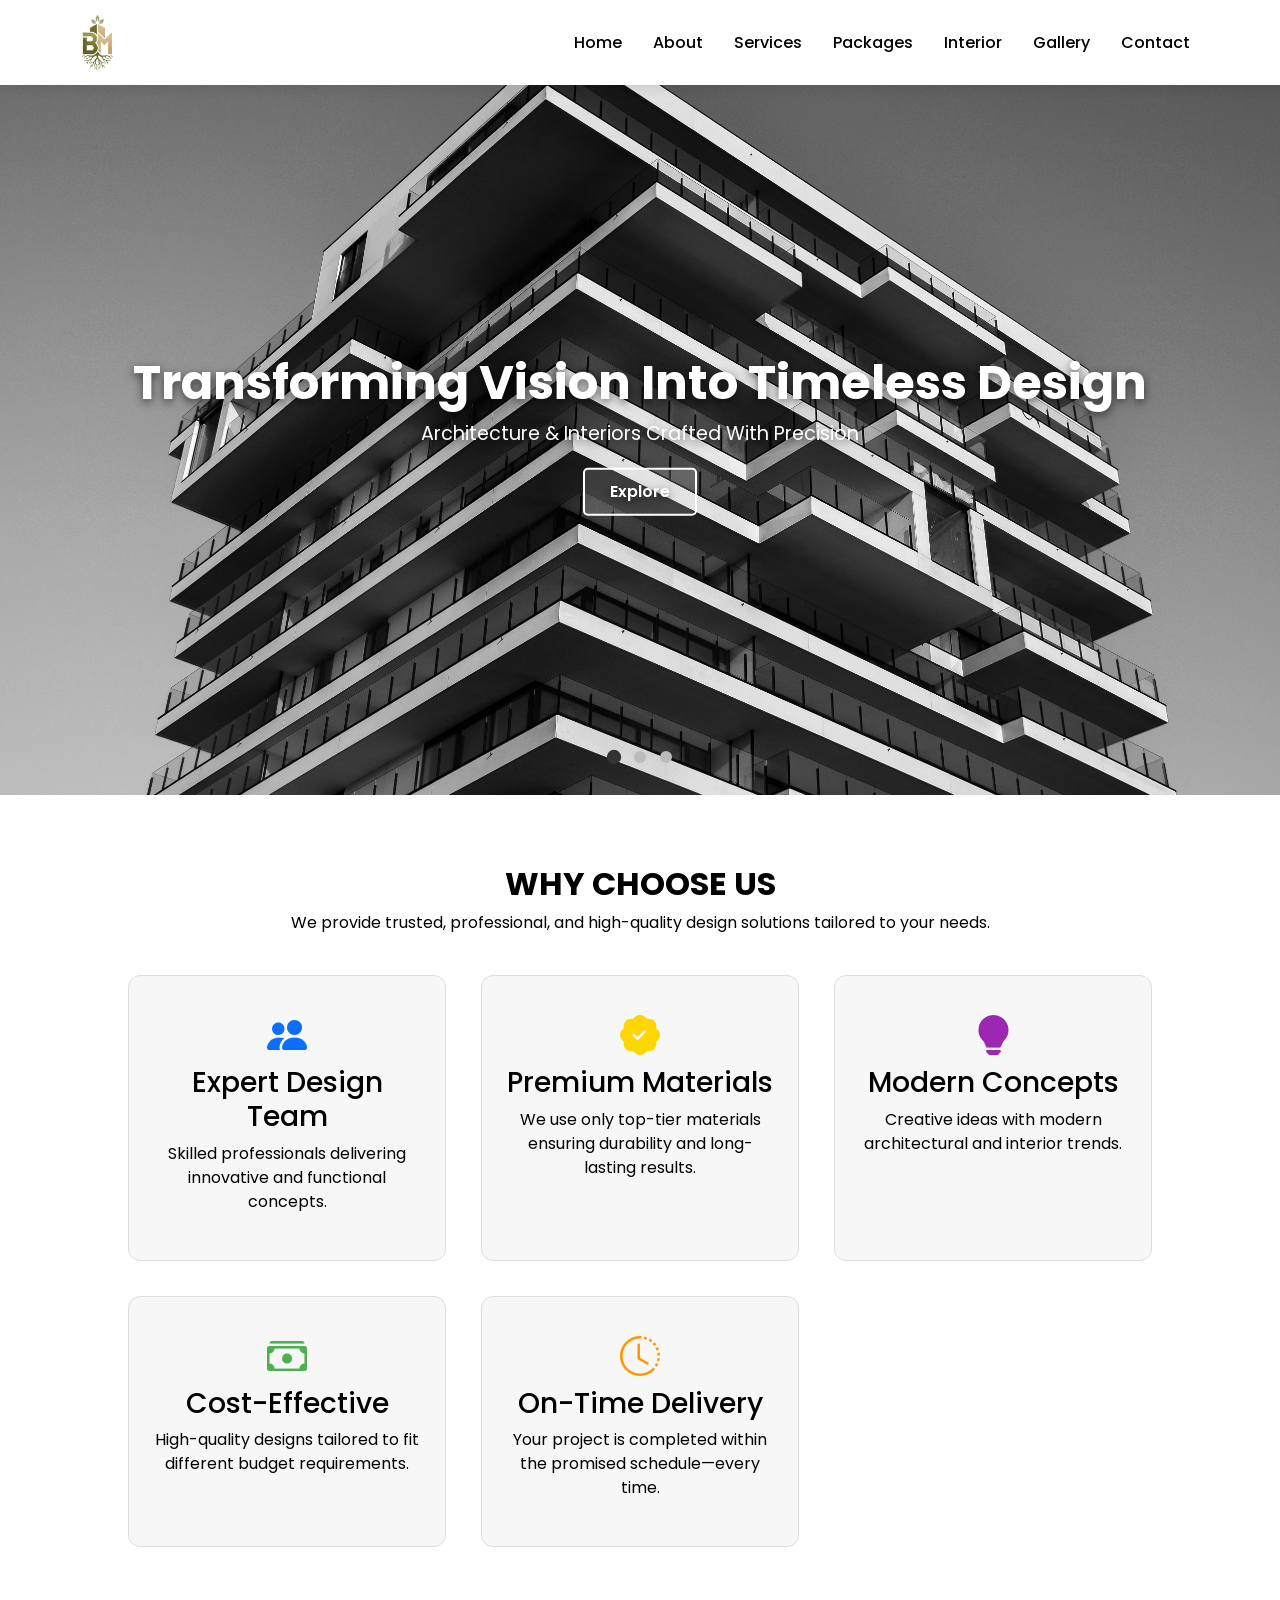
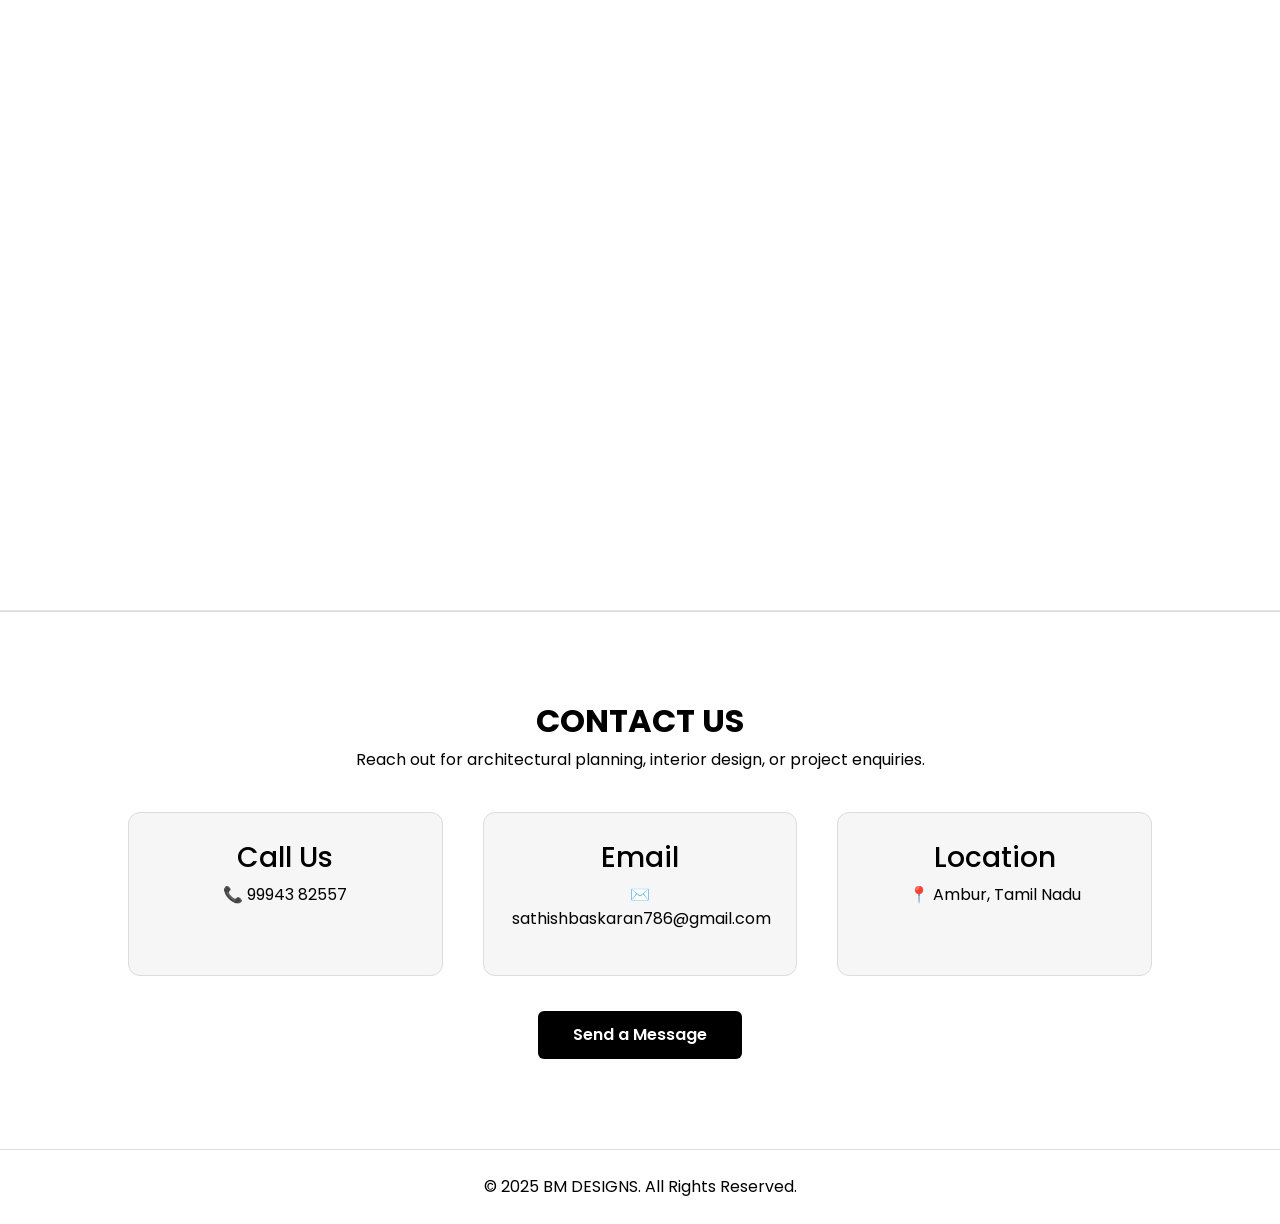
<file: index.html>
<!DOCTYPE html>
<html lang="en">
<head>
<meta charset="UTF-8" />
<meta name="viewport" content="width=device-width, initial-scale=1.0" />
<title>BM DESIGNS – Architecture & Interior</title>

<!-- Fonts -->
<link href="https://fonts.googleapis.com/css2?family=Poppins:wght@300;400;500;600;700&display=swap" rel="stylesheet">

<!-- Bootstrap -->
<link href="https://cdn.jsdelivr.net/npm/bootstrap@5.3.0/dist/css/bootstrap.min.css" rel="stylesheet">

<!-- Icons -->
<link href="https://cdn.jsdelivr.net/npm/bootstrap-icons@1.11.1/font/bootstrap-icons.css" rel="stylesheet">

<style>
body {
    margin: 0;
    padding: 0;
    font-family: Poppins, sans-serif;
    background: #f7f7f7;
    color: #000;
}

/* Smooth Scroll */
html { scroll-behavior: smooth; }

/* NAVBAR */
.navbar {
    background: #ffffff !important;
    box-shadow: 0 2px 12px rgba(0,0,0,0.1);
    padding: 10px 0;
    z-index: 999;
}

.navbar-brand img { height: 55px; }

.nav-link {
    color: #000 !important;
    font-weight: 500;
    margin-left: 15px;
}

/* HERO SECTION */
.hero-container {
    width: 100%;
    height: 85vh;
    max-height: 720px;
    position: relative;
    overflow: hidden;
    margin-top: 75px;
}

.hero-slides {
    width: 100%;
    height: 100%;
    position: relative;
}

.hero-img {
    width: 100%;
    height: 100%;
    object-fit: cover;
    object-position: center;
    position: absolute;
    opacity: 0;
    transition: opacity 1s ease-in-out;
}

.hero-img.active { opacity: 1; }

.hero-text {
    position: absolute;
    top: 50%;
    left: 50%;
    transform: translate(-50%, -50%);
    text-align: center;
    width: 90%;
    color: #fff;
    text-shadow: 0 3px 10px rgba(0,0,0,0.6);
    z-index: 6;
}

.hero-text h1 { font-size: 3rem; font-weight: 700; }
.hero-text p { font-size: 1.2rem; margin-bottom: 20px; }

.hero-text a {
    display: inline-block;
    padding: 10px 25px;
    color: white;
    border: 2px solid #fff;
    background: rgba(255,255,255,0.15);
    text-decoration: none;
    border-radius: 5px;
    font-weight: 600;
}

.hero-text a:hover {
    background: #fff;
    color: #000;
}

/* DOTS */
.hero-dots { position: absolute; bottom: 25px; width: 100%; text-align: center; }
.dot {
    height: 12px;
    width: 12px;
    margin: 0 5px;
    display: inline-block;
    background: #bbb;
    border-radius: 50%;
    cursor: pointer;
    transition: 0.3s;
}
.dot.active { background: #333; transform: scale(1.2); }

/* SECTIONS */
.section { padding: 80px 10%; text-align: center; }
.section h2 { font-size: 2rem; font-weight: 700; }

/* WHY CHOOSE US */
#why {
    background: #fff;
    padding: 70px 10%;
    border-bottom: 1px solid #e3e3e3;
}

.why-grid {
    display: grid;
    grid-template-columns: repeat(auto-fit, minmax(260px, 1fr));
    gap: 35px;
    margin-top: 40px;
}

.why-box {
    background: #f7f7f7;
    border-radius: 12px;
    padding: 30px 25px;
    border: 1px solid #ddd;
    transition: 0.3s;
    opacity: 0;                 /* start hidden */
    transform: translateY(30px);/* start shifted down */
}

/* Hover lift */
.why-box:hover {
    transform: translateY(-6px);
    box-shadow: 0 8px 25px rgba(0,0,0,0.12);
}

.why-box i {
    font-size: 40px;
    margin-bottom: 12px;
}

/* --- Stagger animation (restored) --- */
@keyframes fadeUp {
  0% { opacity: 0; transform: translateY(30px); }
  100% { opacity: 1; transform: translateY(0); }
}

/* When JS adds .stagger this animation runs */
.stagger {
  animation: fadeUp 0.8s ease forwards;
}

/* FIXED ICON COLORS (class-based — stable) */
.icon-blue i { color: #0d6efd; }
.icon-gold i { color: #FFD700; }
.icon-purple i { color: #9c27b0; }
.icon-green i { color: #4caf50; }
.icon-orange i { color: #ff9800; }
.icon-pink i { color: #e91e63; }
.icon-teal i { color: #009688; }
.icon-darkblue i { color: #003f88; }
.icon-indigo i { color: #3f51b5; }
.icon-deepgreen i { color: #2e7d32; }
.icon-amber i { color: #ffa000; }
.icon-brown i { color: #795548; }

/* CONTACT */
.contact-grid {
    display: grid;
    grid-template-columns: repeat(auto-fit, minmax(260px, 1fr));
    gap: 40px;
    margin-top: 40px;
}
.contact-box {
    padding: 28px;
    background: #f6f6f6;
    border-radius: 12px;
    border: 1px solid #dcdcdc;
    transition: 0.3s ease;
}
.contact-box:hover {
    transform: translateY(-6px);
    box-shadow: 0 8px 25px rgba(0,0,0,0.12);
}

.contact-btn {
    margin-top: 35px;
    display: inline-block;
    background: #000;
    color: #fff;
    padding: 12px 35px;
    border-radius: 6px;
    text-decoration: none;
    font-weight: 600;
}

/* FOOTER */
footer {
    background: #ffffff;
    text-align: center;
    padding: 25px;
    border-top: 1px solid #ddd;
}

/* RESPONSIVE */
@media (max-width: 768px) {
    .hero-container { height: 60vh; margin-top: 60px; }
    .hero-text h1 { font-size: 1.9rem; }
    .section { padding: 50px 5%; }
    .why-grid, .contact-grid { grid-template-columns: 1fr; }
}
@media (max-width: 480px) {
    .hero-text h1 { font-size: 1.6rem; }
}
</style>
</head>

<body>

<!-- NAVBAR -->
<nav class="navbar navbar-expand-lg navbar-light fixed-top">
    <div class="container">
        <a class="navbar-brand" href="index.html">
            <img src="images/logo.png" alt="logo">
        </a>

        <button class="navbar-toggler" type="button" data-bs-toggle="collapse" data-bs-target="#navMenu">
            <span class="navbar-toggler-icon"></span>
        </button>

        <div class="collapse navbar-collapse" id="navMenu">
            <ul class="navbar-nav ms-auto">
                <li class="nav-item"><a class="nav-link active" href="#hero">Home</a></li>
                <li class="nav-item"><a class="nav-link" href="about.html">About</a></li>
                <li class="nav-item"><a class="nav-link" href="service.html">Services</a></li>
                <li class="nav-item"><a class="nav-link" href="package.html">Packages</a></li>
                <li class="nav-item"><a class="nav-link" href="interior.html">Interior</a></li>
                <li class="nav-item"><a class="nav-link" href="gallery.html">Gallery</a></li>
                <li class="nav-item"><a class="nav-link" href="#contact">Contact</a></li>
            </ul>
        </div>
    </div>
</nav>

<!-- HERO -->
<div class="hero-container" id="hero">
    <div class="hero-slides">
        <img src="images/slide1.jpg" class="hero-img active">
        <img src="images/slide2.jpg" class="hero-img">
        <img src="images/slide5.jpg" class="hero-img">
    </div>

    <div class="hero-text">
        <h1>Transforming Vision Into Timeless Design</h1>
        <p>Architecture & Interiors Crafted With Precision</p>
        <a href="about.html">Explore</a>
    </div>

    <div class="hero-dots">
        <span class="dot active" onclick="currentSlide(0)"></span>
        <span class="dot" onclick="currentSlide(1)"></span>
        <span class="dot" onclick="currentSlide(2)"></span>
    </div>
</div>

<!-- WHY CHOOSE US -->
<section class="section" id="why">
    <h2>WHY CHOOSE US</h2>
    <p>We provide trusted, professional, and high-quality design solutions tailored to your needs.</p>

    <div class="why-grid">

        <div class="why-box icon-blue">
            <i class="bi bi-people-fill"></i>
            <h3>Expert Design Team</h3>
            <p>Skilled professionals delivering innovative and functional concepts.</p>
        </div>

        <div class="why-box icon-gold">
            <i class="bi bi-patch-check-fill"></i>
            <h3>Premium Materials</h3>
            <p>We use only top-tier materials ensuring durability and long-lasting results.</p>
        </div>

        <div class="why-box icon-purple">
            <i class="bi bi-lightbulb-fill"></i>
            <h3>Modern Concepts</h3>
            <p>Creative ideas with modern architectural and interior trends.</p>
        </div>

        <div class="why-box icon-green">
            <i class="bi bi-cash-stack"></i>
            <h3>Cost-Effective</h3>
            <p>High-quality designs tailored to fit different budget requirements.</p>
        </div>

        <div class="why-box icon-orange">
            <i class="bi bi-clock-history"></i>
            <h3>On-Time Delivery</h3>
            <p>Your project is completed within the promised schedule—every time.</p>
        </div>

        <div class="why-box icon-pink">
            <i class="bi bi-emoji-smile-fill"></i>
            <h3>Client Satisfaction</h3>
            <p>Your satisfaction is our ultimate goal—designs crafted just for you.</p>
        </div>

        <div class="why-box icon-teal">
            <i class="bi bi-receipt-cutoff"></i>
            <h3>Transparent Pricing</h3>
            <p>No hidden costs. Everything is clear and upfront.</p>
        </div>

        <div class="why-box icon-darkblue">
            <i class="bi bi-diagram-3-fill"></i>
            <h3>Professional Management</h3>
            <p>Well-structured design and execution workflow.</p>
        </div>

        <div class="why-box icon-indigo">
            <i class="bi bi-aspect-ratio-fill"></i>
            <h3>Space Optimization</h3>
            <p>Smart planning that enhances usability and function.</p>
        </div>

        <div class="why-box icon-deepgreen">
            <i class="bi bi-tree-fill"></i>
            <h3>Eco-Friendly Designs</h3>
            <p>Sustainable and environmentally responsible solutions.</p>
        </div>

        <div class="why-box icon-amber">
            <i class="bi bi-sliders"></i>
            <h3>Custom Solutions</h3>
            <p>Designs tailored to your taste, needs, and lifestyle.</p>
        </div>

        <div class="why-box icon-brown">
            <i class="bi bi-headset"></i>
            <h3>End-to-End Service</h3>
            <p>We handle everything from concept to completion.</p>
        </div>

    </div>
</section>

<!-- CONTACT -->
<section class="section" id="contact" style="background:#fff; padding:90px 10%; border-top:1px solid #dcdcdc;">
    <h2>CONTACT US</h2>
    <p>Reach out for architectural planning, interior design, or project enquiries.</p>

    <div class="contact-grid">
        <div class="contact-box"><h3>Call Us</h3><p>📞 99943 82557</p></div>
        <div class="contact-box"><h3>Email</h3><p>✉️ sathishbaskaran786@gmail.com</p></div>
        <div class="contact-box"><h3>Location</h3><p>📍 Ambur, Tamil Nadu</p></div>
    </div>

    <a href="contact.html" class="contact-btn">Send a Message</a>
</section>

<!-- FOOTER -->
<footer>
    © 2025 BM DESIGNS. All Rights Reserved.
</footer>

<!-- SLIDER SCRIPT -->
<script>
document.addEventListener('DOMContentLoaded', function () {
  const slides = document.querySelectorAll('.hero-img');
  const dots = document.querySelectorAll('.dot');
  let slideIndex = 0;

  function showSlide(n) {
    slides.forEach((s, i) => s.classList.toggle('active', i === n));
    dots.forEach((d, i) => d.classList.toggle('active', i === n));
    slideIndex = n;
  }

  window.currentSlide = function(n) { showSlide(n); };

  function autoSlide() {
    slideIndex = (slideIndex + 1) % slides.length;
    showSlide(slideIndex);
  }

  if (slides.length > 1) setInterval(autoSlide, 6000);

  showSlide(0); // ensure first slide visible
});
</script>

<!-- STAGGER ANIMATION -->
<script>
function revealStagger() {
  const boxes = document.querySelectorAll(".why-box");
  const windowHeight = window.innerHeight;

  boxes.forEach((box, index) => {
    let boxTop = box.getBoundingClientRect().top;

    if (boxTop < windowHeight - 80 && !box.classList.contains("stagger")) {
      setTimeout(() => { box.classList.add("stagger"); }, index * 150);
    }
  });
}

window.addEventListener("scroll", revealStagger);
window.addEventListener("load", revealStagger);
</script>

<script src="https://cdn.jsdelivr.net/npm/bootstrap@5.3.0/dist/js/bootstrap.bundle.min.js"></script>

</body>
</html>
</file>
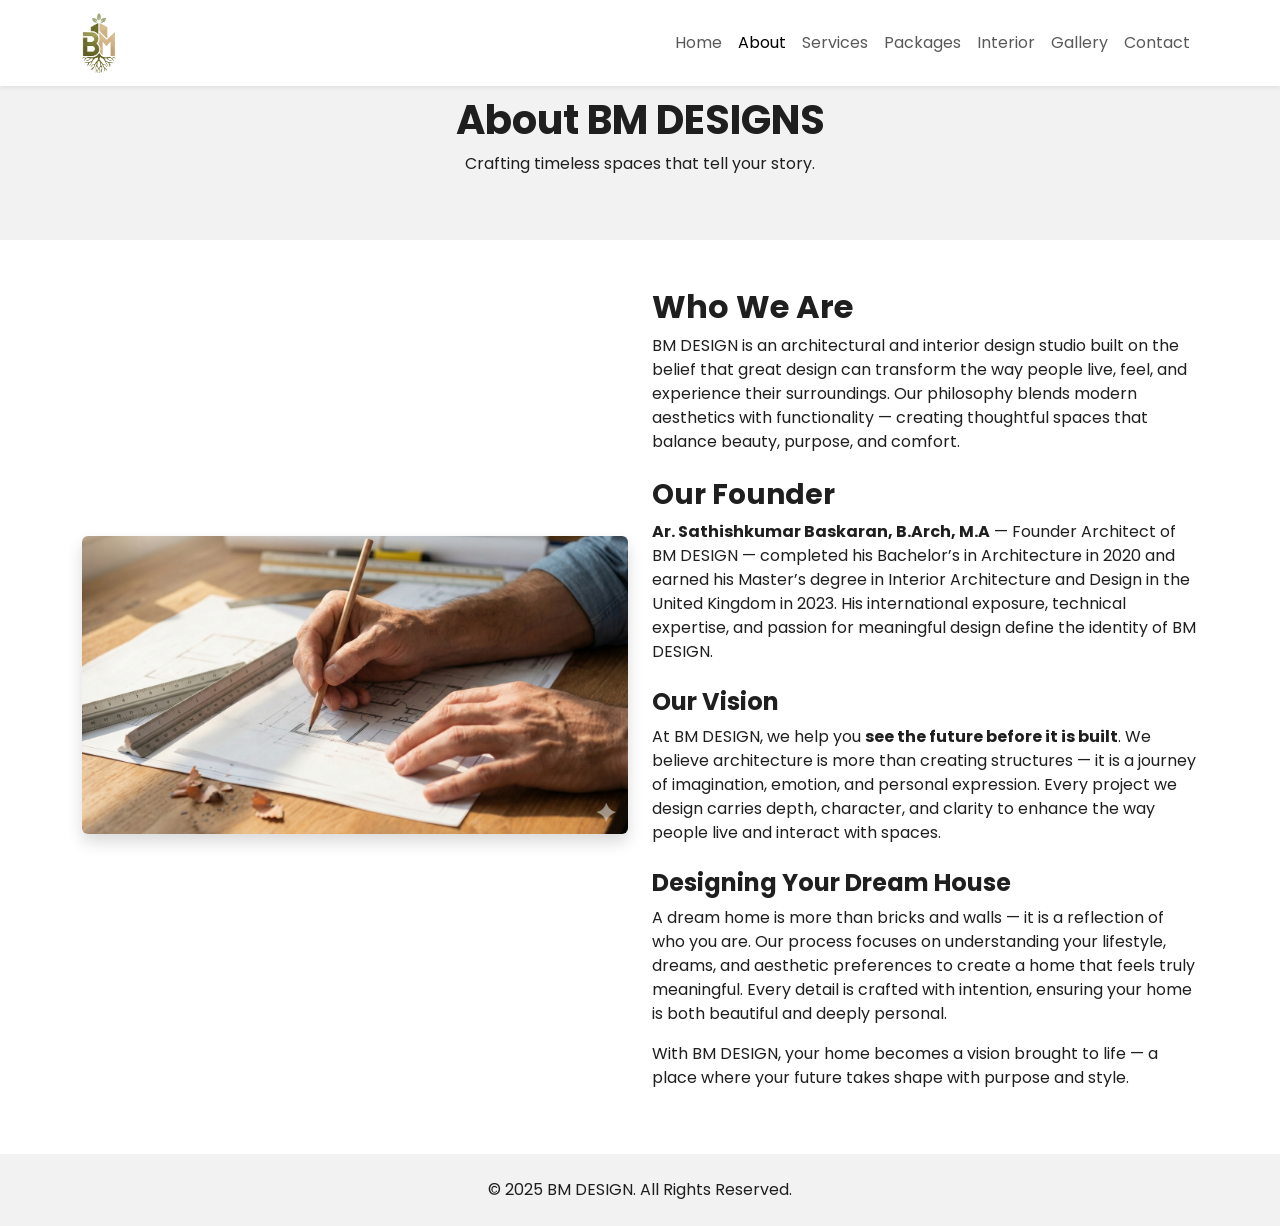
<file: about.html>
<!DOCTYPE html>
<html lang="en">
<head>
  <meta charset="UTF-8">
  <meta name="viewport" content="width=device-width, initial-scale=1.0">
  <title>About | BM DESIGNS Architecture & Interior Studio</title>

  <link href="https://cdn.jsdelivr.net/npm/bootstrap@5.3.0/dist/css/bootstrap.min.css" rel="stylesheet">
  <link href="https://cdnjs.cloudflare.com/ajax/libs/font-awesome/6.4.0/css/all.min.css" rel="stylesheet">
  <link href="https://fonts.googleapis.com/css2?family=Poppins:wght@300;400;500;600;700&display=swap" rel="stylesheet">

  <!-- Animate.css for smooth animations -->
  <link rel="stylesheet" href="https://cdnjs.cloudflare.com/ajax/libs/animate.css/4.1.1/animate.min.css"/>

  <style>
    body {
      background: #ffffff;
      color: #1F1F1F;
      font-family: 'Poppins', sans-serif;
    }
    header {
      background:white !important;
    }
    .hero {
      background:#F2F2F2;
      color:#1F1F1F;
    }
    .section-title {
      font-weight:700;
    }
  </style>
</head>

<body>

<!-- HEADER -->
<header class="navbar navbar-expand-lg fixed-top shadow-sm">
  <div class="container d-flex align-items-center">

    <!-- LOGO ONLY -->
    <a class="navbar-brand d-flex align-items-center" href="index.html">
      <img src="images/logo.png" alt="BM DESIGN Logo" style="height:60px;">
    </a>

    <button class="navbar-toggler" type="button" data-bs-toggle="collapse" data-bs-target="#navbarNav">
      <span class="navbar-toggler-icon"></span>
    </button>

    <div class="collapse navbar-collapse" id="navbarNav">
      <ul class="navbar-nav ms-auto">
        <li class="nav-item"><a class="nav-link" href="index.html">Home</a></li>
        <li class="nav-item"><a class="nav-link active" href="about.html">About</a></li>
        <li class="nav-item"><a class="nav-link" href="services.html">Services</a></li>
        <li class="nav-item"><a class="nav-link" href="package.html">Packages</a></li>
        <li class="nav-item"><a class="nav-link" href="interior.html">Interior</a></li>
        <li class="nav-item"><a class="nav-link" href="gallery.html">Gallery</a></li>
        <li class="nav-item"><a class="nav-link" href="contact.html">Contact</a></li>
      </ul>
    </div>

  </div>
</header>

<!-- HERO -->
<section class="py-5 text-center mt-5 hero animate__animated animate__fadeInDown">
  <div class="container">
    <h1 class="fw-bold">About BM DESIGNS</h1>
    <p>Crafting timeless spaces that tell your story.</p>
  </div>
</section>

<!-- ABOUT US -->
<section class="py-5">
  <div class="container">
    <div class="row align-items-center">

      <!-- IMAGE -->
      <div class="col-md-6 mb-4 animate__animated animate__fadeInLeft">
        <img src="images/architect-hands.png" class="img-fluid rounded shadow" alt="Architect at Work">
      </div>

      <!-- TEXT -->
      <div class="col-md-6 animate__animated animate__fadeInRight">
        <h2 class="section-title">Who We Are</h2>
        <p>
          BM DESIGN is an architectural and interior design studio built on the belief that great design can
          transform the way people live, feel, and experience their surroundings. Our philosophy blends modern
          aesthetics with functionality — creating thoughtful spaces that balance beauty, purpose, and comfort.
        </p>

        <h3 class="fw-bold mt-4">Our Founder</h3>
        <p>
          <strong>Ar. Sathishkumar Baskaran, B.Arch, M.A</strong> — Founder Architect of BM DESIGN — completed his
          Bachelor’s in Architecture in 2020 and earned his Master’s degree in Interior Architecture and Design in the
          United Kingdom in 2023. His international exposure, technical expertise, and passion for meaningful design 
          define the identity of BM DESIGN.
        </p>

        <h4 class="fw-bold mt-4">Our Vision</h4>
        <p>
          At BM DESIGN, we help you <strong>see the future before it is built</strong>. We believe architecture is
          more than creating structures — it is a journey of imagination, emotion, and personal expression. Every
          project we design carries depth, character, and clarity to enhance the way people live and interact with spaces.
        </p>

        <h4 class="fw-bold mt-4">Designing Your Dream House</h4>
        <p>
          A dream home is more than bricks and walls — it is a reflection of who you are. Our process focuses on
          understanding your lifestyle, dreams, and aesthetic preferences to create a home that feels truly meaningful.
          Every detail is crafted with intention, ensuring your home is both beautiful and deeply personal.
        </p>

        <p class="mt-3">
          With BM DESIGN, your home becomes a vision brought to life — a place where your future takes shape with purpose and style.
        </p>

      </div>
    </div>
  </div>
</section>

<!-- FOOTER -->
<footer class="text-center py-4" style="background:#F2F2F2; color:#1F1F1F;">
  <p class="mb-0">© 2025 BM DESIGN. All Rights Reserved.</p>
</footer>

<!-- SCRIPTS -->
<script src="https://cdn.jsdelivr.net/npm/bootstrap@5.3.0/dist/js/bootstrap.bundle.min.js"></script>

</body>
</html>
</file>
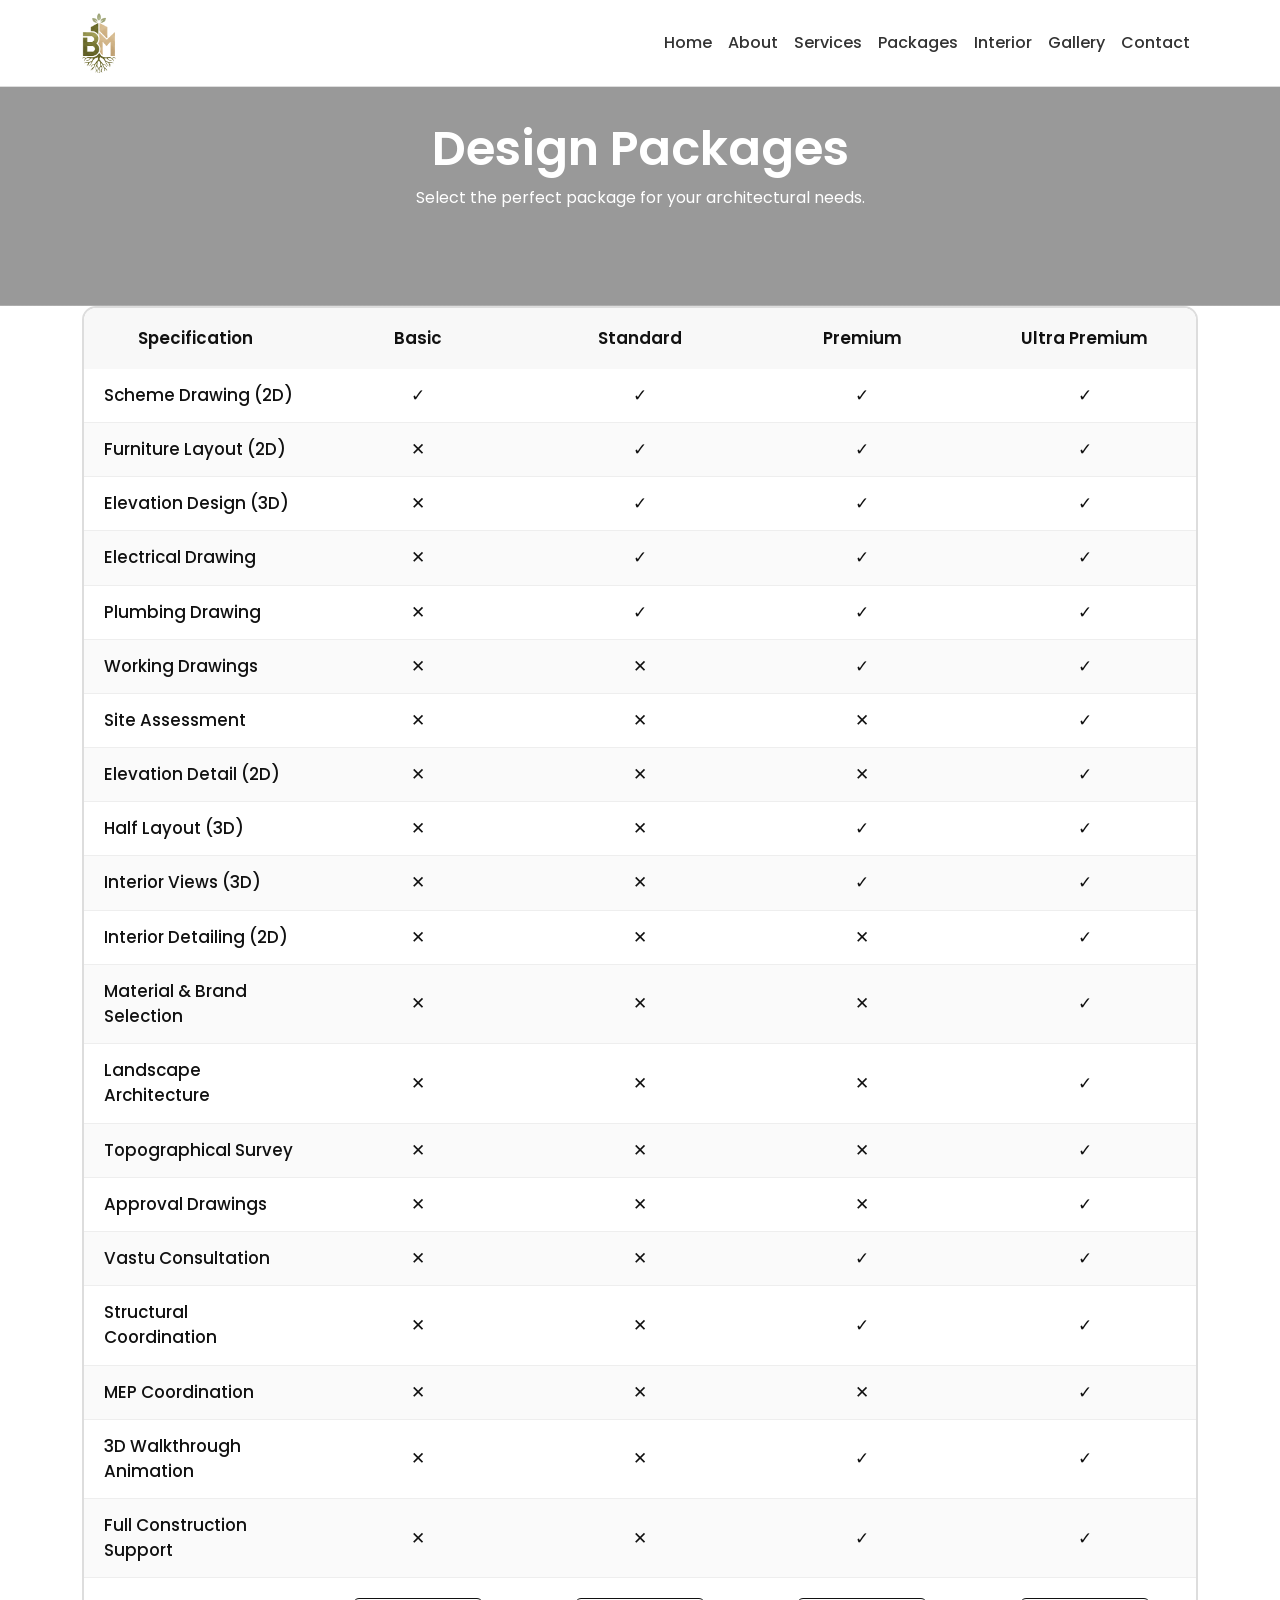
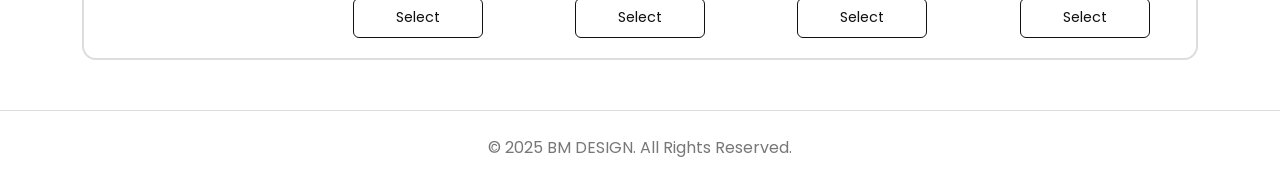
<file: package.html>
<!DOCTYPE html>
<html lang="en">
<head>
  <meta charset="UTF-8" />
  <meta name="viewport" content="width=device-width, initial-scale=1.0" />
  <title>Packages | BM DESIGN</title>

  <link href="https://fonts.googleapis.com/css2?family=Poppins:wght@300;400;500;600&family=Cinzel+Decorative:wght@400;700&display=swap" rel="stylesheet" />
  <link href="https://cdn.jsdelivr.net/npm/bootstrap@5.3.0/dist/css/bootstrap.min.css" rel="stylesheet" />

  <style>
    body {
      font-family: "Poppins", sans-serif;
      background: #ffffff;
      color: #111;
      overflow-x: hidden;
    }

    /* NAVBAR */
    .navbar {
      background: #fff !important;
      border-bottom: 1px solid #ddd;
    }
    .navbar-brand img {
      height: 60px;
      width: auto;
      object-fit: contain;
    }
    .nav-link {
      color: #333 !important;
      font-weight: 500;
    }
    .navbar-toggler {
      border: none;
    }
    .navbar-toggler-icon {
      background-image: url("data:image/svg+xml,%3csvg xmlns='http://www.w3.org/2000/svg' viewBox='0 0 30 30'%3e%3cpath stroke='rgba(0, 0, 0, 0.7)' stroke-width='2' d='M4 7h22M4 15h22M4 23h22'/%3e%3c/svg%3e");
    }

    /* HEADER with background */
    .page-header {
      text-align: center;
      padding: 120px 20px 80px;
      background: linear-gradient(rgba(0,0,0,0.4), rgba(0,0,0,0.4)),
                  url('https://images.unsplash.com/photo-1501183638710-841dd1904471?auto=format&fit=crop&w=1400&q=80');
      background-size: cover;
      background-position: center;
      color: #fff;
    }
    .page-header h1 {
      font-size: 3rem;
      font-weight: 600;
    }

    /* PROFESSIONAL TABLE */
    .pro-table {
      width: 100%;
      table-layout: fixed;
      border-radius: 12px;
      background: #fff;
      overflow: hidden;
      box-shadow: 0 6px 25px rgba(0,0,0,0.08);
      font-size: 1.05rem;
    }
    .pro-head {
      background: #f8f8f8;
      padding: 18px;
      font-weight: 600;
      text-align: center;
      position: sticky;
      top: 0;
      z-index: 10;
    }
    tbody td {
      padding: 14px 12px;
      border-bottom: 1px solid #eee;
      text-align: center;
    }
    tbody td:first-child {
      text-align: left;
      font-weight: 500;
      padding-left: 20px;
    }
    tbody tr:nth-child(even) td {
      background: #fafafa;
    }
    tbody tr:hover td {
      background: #f0f0f0;
      transition: 0.25s;
    }
    .gold-text { color: #d4af37; font-weight: 700; }

    /* TABLE ROW ANIMATION */
    .pro-table tbody tr {
      opacity: 0;
      transform: translateY(10px);
      animation: fadeInUp 0.6s ease forwards;
    }
    @keyframes fadeInUp {
      from { opacity: 0; transform: translateY(15px); }
      to { opacity: 1; transform: translateY(0); }
    }

    /* PERFECT SELECT BUTTON ALIGNMENT */
    .pro-table tfoot td {
      text-align: center !important;
      padding: 20px !important;
    }
    .pro-table tfoot a.select-btn {
      display: inline-block;
      width: 100%;
      max-width: 130px;
      text-align: center;
    }

    /* SELECT BUTTON */
    .select-btn {
      border: 1px solid #111;
      padding: 8px 20px;
      text-decoration: none;
      color: #111;
      border-radius: 6px;
      transition: 0.3s;
      font-size: 0.9rem;
      display: inline-block;
    }
    .select-btn:hover {
      background: #111;
      color: #fff;
    }

    footer {
      background: #fff;
      color: #777;
      text-align: center;
      padding: 25px;
      margin-top: 50px;
      border-top: 1px solid #ddd;
    }
  </style>
</head>

<body>

<!-- NAVBAR -->
<nav class="navbar navbar-expand-lg navbar-light fixed-top">
  <div class="container">

    <a class="navbar-brand" href="index.html">
      <img src="images/logo.png" alt="BM DESIGN Logo">
    </a>

    <button class="navbar-toggler" type="button" data-bs-toggle="collapse" data-bs-target="#navmenu">
      <span class="navbar-toggler-icon"></span>
    </button>

    <div class="collapse navbar-collapse" id="navmenu">
      <ul class="navbar-nav ms-auto">
        <li class="nav-item"><a class="nav-link" href="index.html">Home</a></li>
        <li class="nav-item"><a class="nav-link" href="about.html">About</a></li>
        <li class="nav-item"><a class="nav-link" href="services.html">Services</a></li>
        <li class="nav-item"><a class="nav-link active" href="package.html">Packages</a></li>
        <li class="nav-item"><a class="nav-link" href="interior.html">Interior</a></li>
        <li class="nav-item"><a class="nav-link" href="gallery.html">Gallery</a></li>
        <li class="nav-item"><a class="nav-link" href="contact.html">Contact</a></li>
      </ul>
    </div>

  </div>
</nav>

<!-- HEADER -->
<section class="page-header">
  <h1>Design Packages</h1>
  <p>Select the perfect package for your architectural needs.</p>
</section>

<!-- PACKAGE TABLE -->
<section class="package-section">
  <div class="container mb-5">
    <div class="package-table" style="border-radius:14px; border:2px solid #ddd; overflow:hidden;">

      <table class="pro-table">
        <thead>
          <tr>
            <th class="pro-head">Specification</th>
            <th class="pro-head">Basic</th>
            <th class="pro-head">Standard</th>
            <th class="pro-head">Premium</th>
            <th class="pro-head">Ultra Premium</th>
          </tr>
        </thead>

        <tbody>
          <tr><td>Scheme Drawing (2D)</td><td>✓</td><td>✓</td><td>✓</td><td>✓</td></tr>
          <tr><td>Furniture Layout (2D)</td><td>✕</td><td>✓</td><td>✓</td><td>✓</td></tr>
          <tr><td>Elevation Design (3D)</td><td>✕</td><td>✓</td><td>✓</td><td>✓</td></tr>
          <tr><td>Electrical Drawing</td><td>✕</td><td>✓</td><td>✓</td><td>✓</td></tr>
          <tr><td>Plumbing Drawing</td><td>✕</td><td>✓</td><td>✓</td><td>✓</td></tr>
          <tr><td>Working Drawings</td><td>✕</td><td>✕</td><td>✓</td><td>✓</td></tr>
          <tr><td>Site Assessment</td><td>✕</td><td>✕</td><td>✕</td><td>✓</td></tr>
          <tr><td>Elevation Detail (2D)</td><td>✕</td><td>✕</td><td>✕</td><td>✓</td></tr>
          <tr><td>Half Layout (3D)</td><td>✕</td><td>✕</td><td>✓</td><td>✓</td></tr>
          <tr><td>Interior Views (3D)</td><td>✕</td><td>✕</td><td>✓</td><td>✓</td></tr>
          <tr><td>Interior Detailing (2D)</td><td>✕</td><td>✕</td><td>✕</td><td>✓</td></tr>
          <tr><td>Material & Brand Selection</td><td>✕</td><td>✕</td><td>✕</td><td>✓</td></tr>
          <tr><td>Landscape Architecture</td><td>✕</td><td>✕</td><td>✕</td><td>✓</td></tr>
          <tr><td>Topographical Survey</td><td>✕</td><td>✕</td><td>✕</td><td>✓</td></tr>
          <tr><td>Approval Drawings</td><td>✕</td><td>✕</td><td>✕</td><td>✓</td></tr>
          <tr><td>Vastu Consultation</td><td>✕</td><td>✕</td><td>✓</td><td>✓</td></tr>
          <tr><td>Structural Coordination</td><td>✕</td><td>✕</td><td>✓</td><td>✓</td></tr>
          <tr><td>MEP Coordination</td><td>✕</td><td>✕</td><td>✕</td><td>✓</td></tr>
          <tr><td>3D Walkthrough Animation</td><td>✕</td><td>✕</td><td>✓</td><td>✓</td></tr>
          <tr><td>Full Construction Support</td><td>✕</td><td>✕</td><td>✓</td><td>✓</td></tr>
        </tbody>

        <tfoot>
          <tr>
            <td></td>
            <td><a class="select-btn" href="contact.html">Select</a></td>
            <td><a class="select-btn" href="contact.html">Select</a></td>
            <td><a class="select-btn" href="contact.html">Select</a></td>
            <td><a class="select-btn" href="contact.html">Select</a></td>
          </tr>
        </tfoot>

      </table>

    </div>
  </div>
</section>

<footer>© 2025 BM DESIGN. All Rights Reserved.</footer>

<!-- Bootstrap JS -->
<script src="https://cdn.jsdelivr.net/npm/bootstrap@5.3.0/dist/js/bootstrap.bundle.min.js"></script>

</body>
</html>
</file>
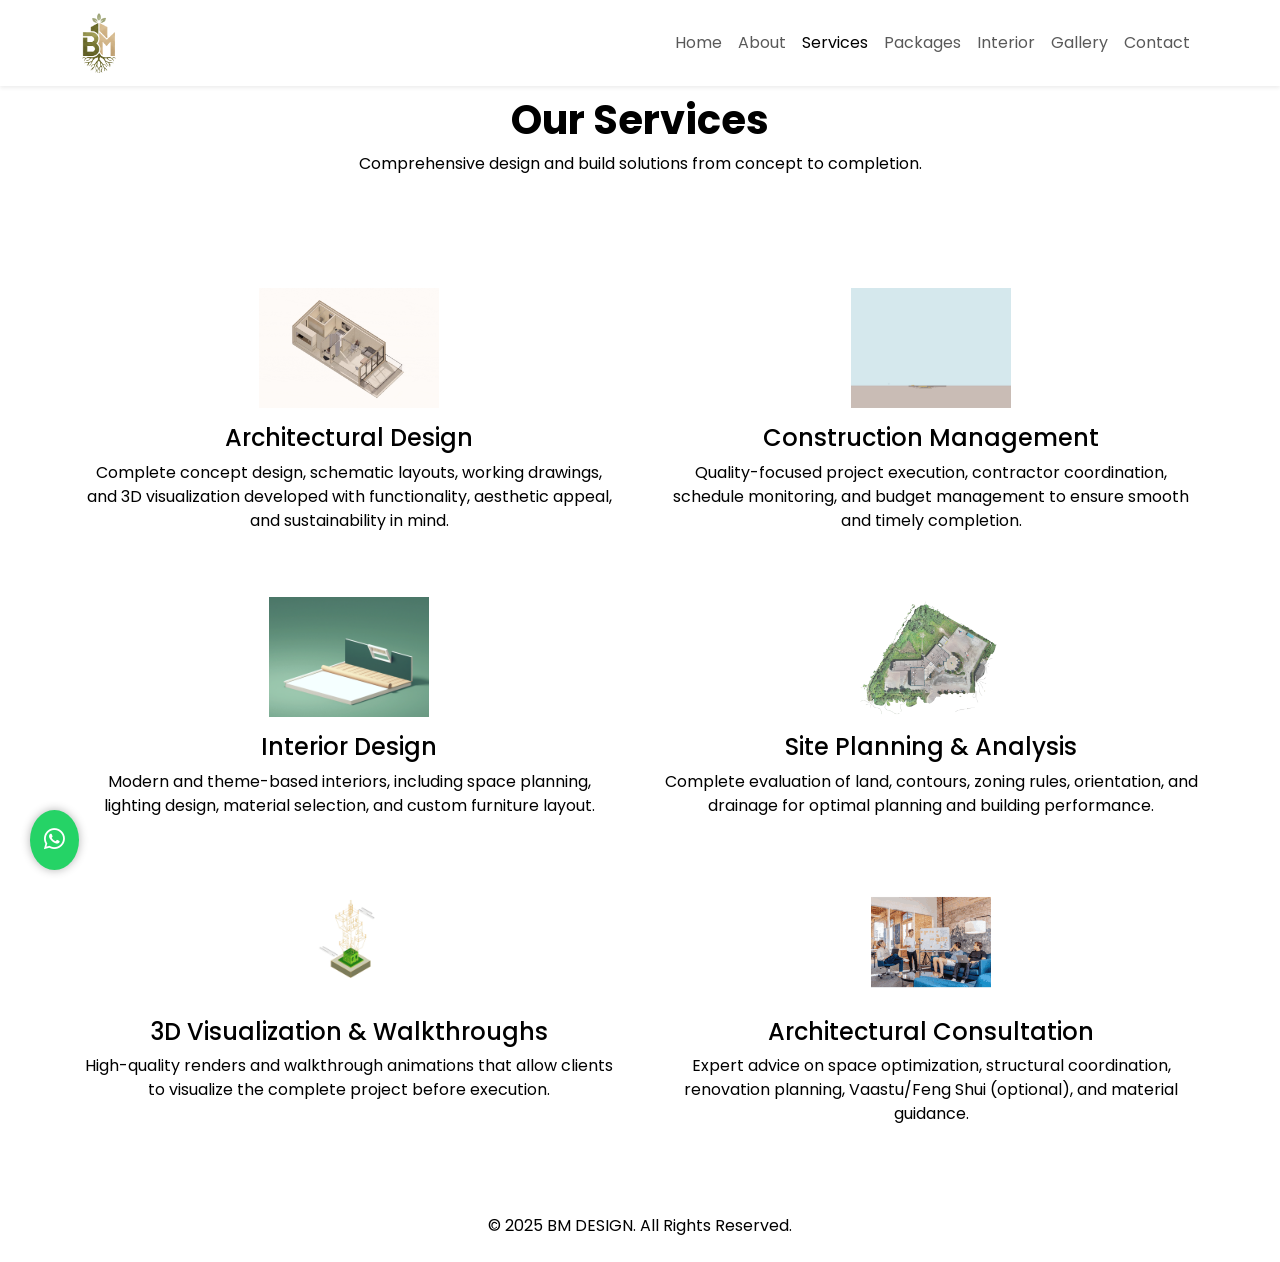
<file: services.html>
<!DOCTYPE html>
<html lang="en">
<head>
  <meta charset="UTF-8">
  <meta name="viewport" content="width=device-width, initial-scale=1.0">
  <title>Services | BM DESIGN Architecture and Interior Design</title>
  <link href="https://cdn.jsdelivr.net/npm/bootstrap@5.3.0/dist/css/bootstrap.min.css" rel="stylesheet">
  <link href="https://cdnjs.cloudflare.com/ajax/libs/font-awesome/6.4.0/css/all.min.css" rel="stylesheet">
  <link href="https://fonts.googleapis.com/css2?family=Poppins:wght@300;400;500;600;700&display=swap" rel="stylesheet">
  <link rel="stylesheet" href="css/style.css">
  <link rel="stylesheet" href="https://cdnjs.cloudflare.com/ajax/libs/animate.css/4.1.1/animate.min.css"/>
  <style>
    body { background:white; color:black; }
    h1, h4, p { color:black !important; }
  </style>
</head>
<body>

<header class="navbar navbar-expand-lg navbar-light bg-white fixed-top shadow-sm">
  <div class="container">
    <a class="navbar-brand d-flex align-items-center" href="index.html">
      <img src="images/logo.png" alt="BM DESIGN Logo" style="height:60px;">
    </a>
    <button class="navbar-toggler" type="button" data-bs-toggle="collapse" data-bs-target="#navbarNav">
      <span class="navbar-toggler-icon"></span>
    </button>
    <div class="collapse navbar-collapse" id="navbarNav">
      <ul class="navbar-nav ms-auto">
        <li class="nav-item"><a class="nav-link" href="index.html">Home</a></li>
        <li class="nav-item"><a class="nav-link" href="about.html">About</a></li>
        <li class="nav-item"><a class="nav-link active" href="services.html">Services</a></li>
        <li class="nav-item"><a class="nav-link" href="package.html">Packages</a></li>
        <li class="nav-item"><a class="nav-link" href="interior.html">Interior</a></li>
        <li class="nav-item"><a class="nav-link" href="gallery.html">Gallery</a></li>
        <li class="nav-item"><a class="nav-link" href="contact.html">Contact</a></li>
      </ul>
    </div>
  </div>
</header>

<section class="py-5 text-center bg-white text-dark mt-5 animate__animated animate__fadeIn">
  <div class="container">
    <h1 class="fw-bold">Our Services</h1>
    <p>Comprehensive design and build solutions from concept to completion.</p>
  </div>
</section>



<section class="py-5 animate__animated animate__fadeInUp" id="services">
  <div class="container">
    

    <div class="row text-center g-5">
      <!-- Row 1 -->
      <div class="col-md-6">
        <img src="images/architecture.gif" alt="Architectural Design" style="height:120px; object-fit:contain;" class="mb-3">
        <h4>Architectural Design</h4>
        <p>Complete concept design, schematic layouts, working drawings, and 3D visualization developed with functionality, aesthetic appeal, and sustainability in mind.</p>
      </div>
      <div class="col-md-6">
        <img src="images/construction.gif" alt="Construction Management" style="height:120px; object-fit:contain;" class="mb-3">
        <h4>Construction Management</h4>
        <p>Quality-focused project execution, contractor coordination, schedule monitoring, and budget management to ensure smooth and timely completion.</p>
      </div>

      <!-- Row 2 -->
      <div class="col-md-6">
        <img src="images/interior.gif" alt="Interior Design" style="height:120px; object-fit:contain;" class="mb-3">
        <h4>Interior Design</h4>
        <p>Modern and theme-based interiors, including space planning, lighting design, material selection, and custom furniture layout.</p>
      </div>
      <div class="col-md-6">
        <img src="images/siteplanning.gif" alt="Site Planning" style="height:120px; object-fit:contain;" class="mb-3">
        <h4>Site Planning & Analysis</h4>
        <p>Complete evaluation of land, contours, zoning rules, orientation, and drainage for optimal planning and building performance.</p>
      </div>

      <!-- Row 3 -->
      <div class="col-md-6">
        <img src="images/3dvisual.gif" alt="3D Visualization" style="height:120px; object-fit:contain;" class="mb-3">
        <h4>3D Visualization & Walkthroughs</h4>
        <p>High-quality renders and walkthrough animations that allow clients to visualize the complete project before execution.</p>
      </div>
      <div class="col-md-6">
        <img src="images/consulting.gif" alt="Architectural Consultation" style="height:120px; object-fit:contain;" class="mb-3">
        <h4>Architectural Consultation</h4>
        <p>Expert advice on space optimization, structural coordination, renovation planning, Vaastu/Feng Shui (optional), and material guidance.</p>
      </div>
    </div>
  </div>
</section>

<footer class="bg-white text-dark text-center py-4">
  <p class="mb-0">© 2025 BM DESIGN. All Rights Reserved.</p>
</footer>

<div id="scrollTop"><i class="fa fa-arrow-up"></i></div>
<a href="https://wa.me/9994382557" class="whatsapp-float" target="_blank"><i class="fab fa-whatsapp"></i></a>

<script src="https://cdn.jsdelivr.net/npm/bootstrap@5.3.0/dist/js/bootstrap.bundle.min.js"></script>
<script src="js/script.js"></script>
</body>
</html>
</file>
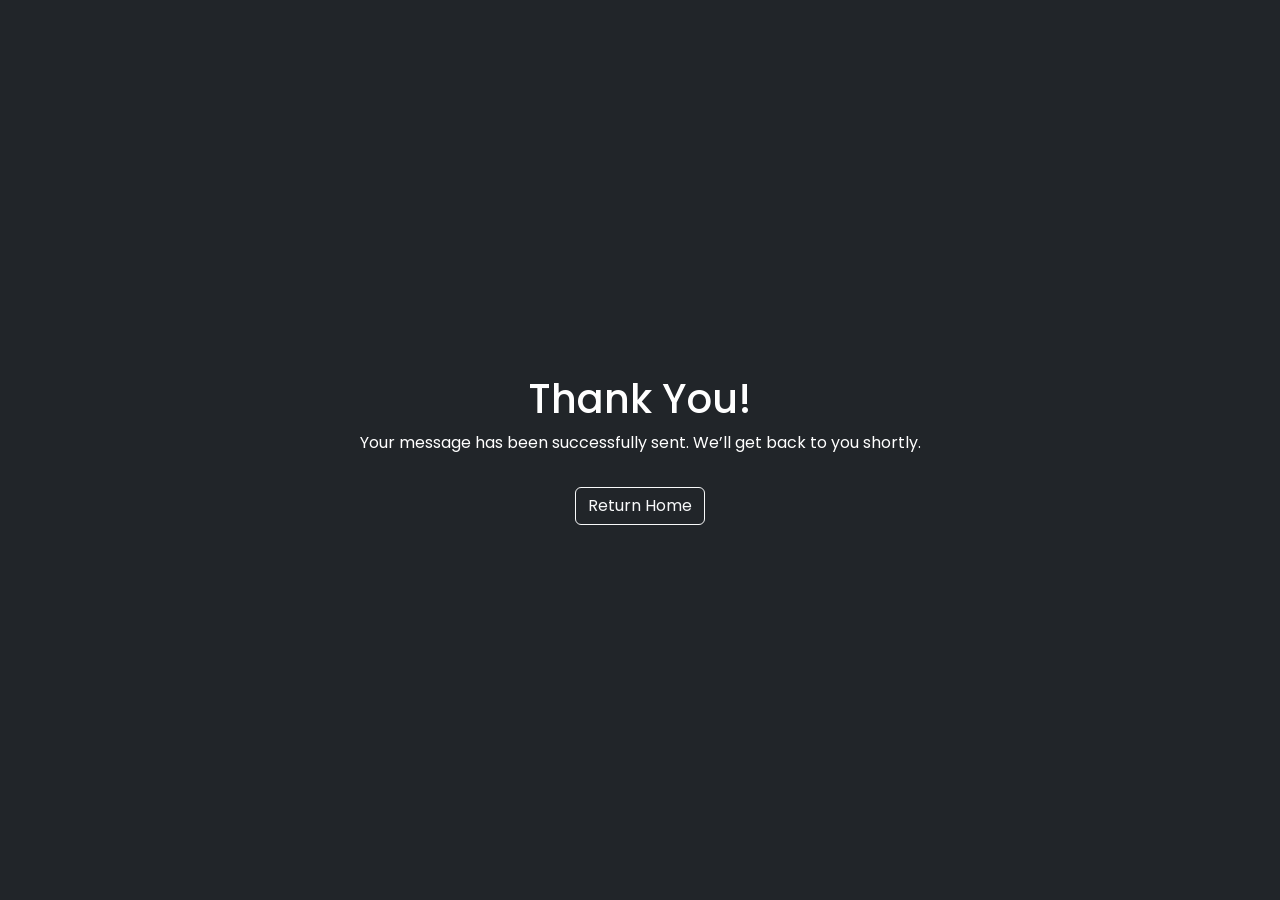
<file: thankyou.html>
<!DOCTYPE html>
<html lang="en">
<head>
  <meta charset="UTF-8">
  <meta name="viewport" content="width=device-width, initial-scale=1.0">
  <title>Thank You | BM DESIGN</title>
  <link href="https://cdn.jsdelivr.net/npm/bootstrap@5.3.0/dist/css/bootstrap.min.css" rel="stylesheet">
  <link href="https://fonts.googleapis.com/css2?family=Poppins:wght@300;400;500;600;700&display=swap" rel="stylesheet">
  <link rel="stylesheet" href="css/style.css">
</head>
<body class="text-center d-flex align-items-center justify-content-center vh-100 bg-dark text-white">
  <div>
    <h1>Thank You!</h1>
    <p>Your message has been successfully sent. We’ll get back to you shortly.</p>
    <a href="index.html" class="btn btn-outline-light mt-3">Return Home</a>
  </div>
</body>
</html>
</file>
<file: css/style.css>
body { font-family: 'Poppins', sans-serif; color: #222; overflow-x: hidden; }
.hero { background: url('../images/sample1.jpg') center/cover no-repeat; height: 100vh; position: relative; }
.hero::after { content:''; position:absolute; inset:0; background:rgba(0,0,0,0.6); }
.hero > div { position:relative; z-index:2; }

#preloader { position:fixed; inset:0; background:#000; display:flex; align-items:center; justify-content:center; flex-direction:column; z-index:9999; color:#fff; }
.logo-glow { font-size:2rem; font-weight:700; color:#00bfff; text-shadow:0 0 10px #00bfff, 0 0 20px #00bfff; animation:glow 2s infinite alternate; }
@keyframes glow { from{opacity:.5;} to{opacity:1;} }

.fade-section { opacity:0; transform:translateY(20px); transition:all 1s ease; }
.fade-section.visible { opacity:1; transform:translateY(0); }

#scrollTop { position:fixed; bottom:30px; right:30px; background:#00bfff; color:#fff; border-radius:50%; padding:10px 12px; font-size:18px; display:none; cursor:pointer; box-shadow:0 0 10px #00bfff; transition:all .3s; }
#scrollTop:hover { background:#0077b6; }

.whatsapp-float { position:fixed; bottom:30px; left:30px; background:#25D366; color:#fff; border-radius:50%; padding:12px 14px; font-size:24px; box-shadow:0 0 10px rgba(0,0,0,0.3); transition:transform .3s; }
.whatsapp-float:hover { transform:scale(1.1); }

footer { background:#111; color:#ccc; }
</file>
